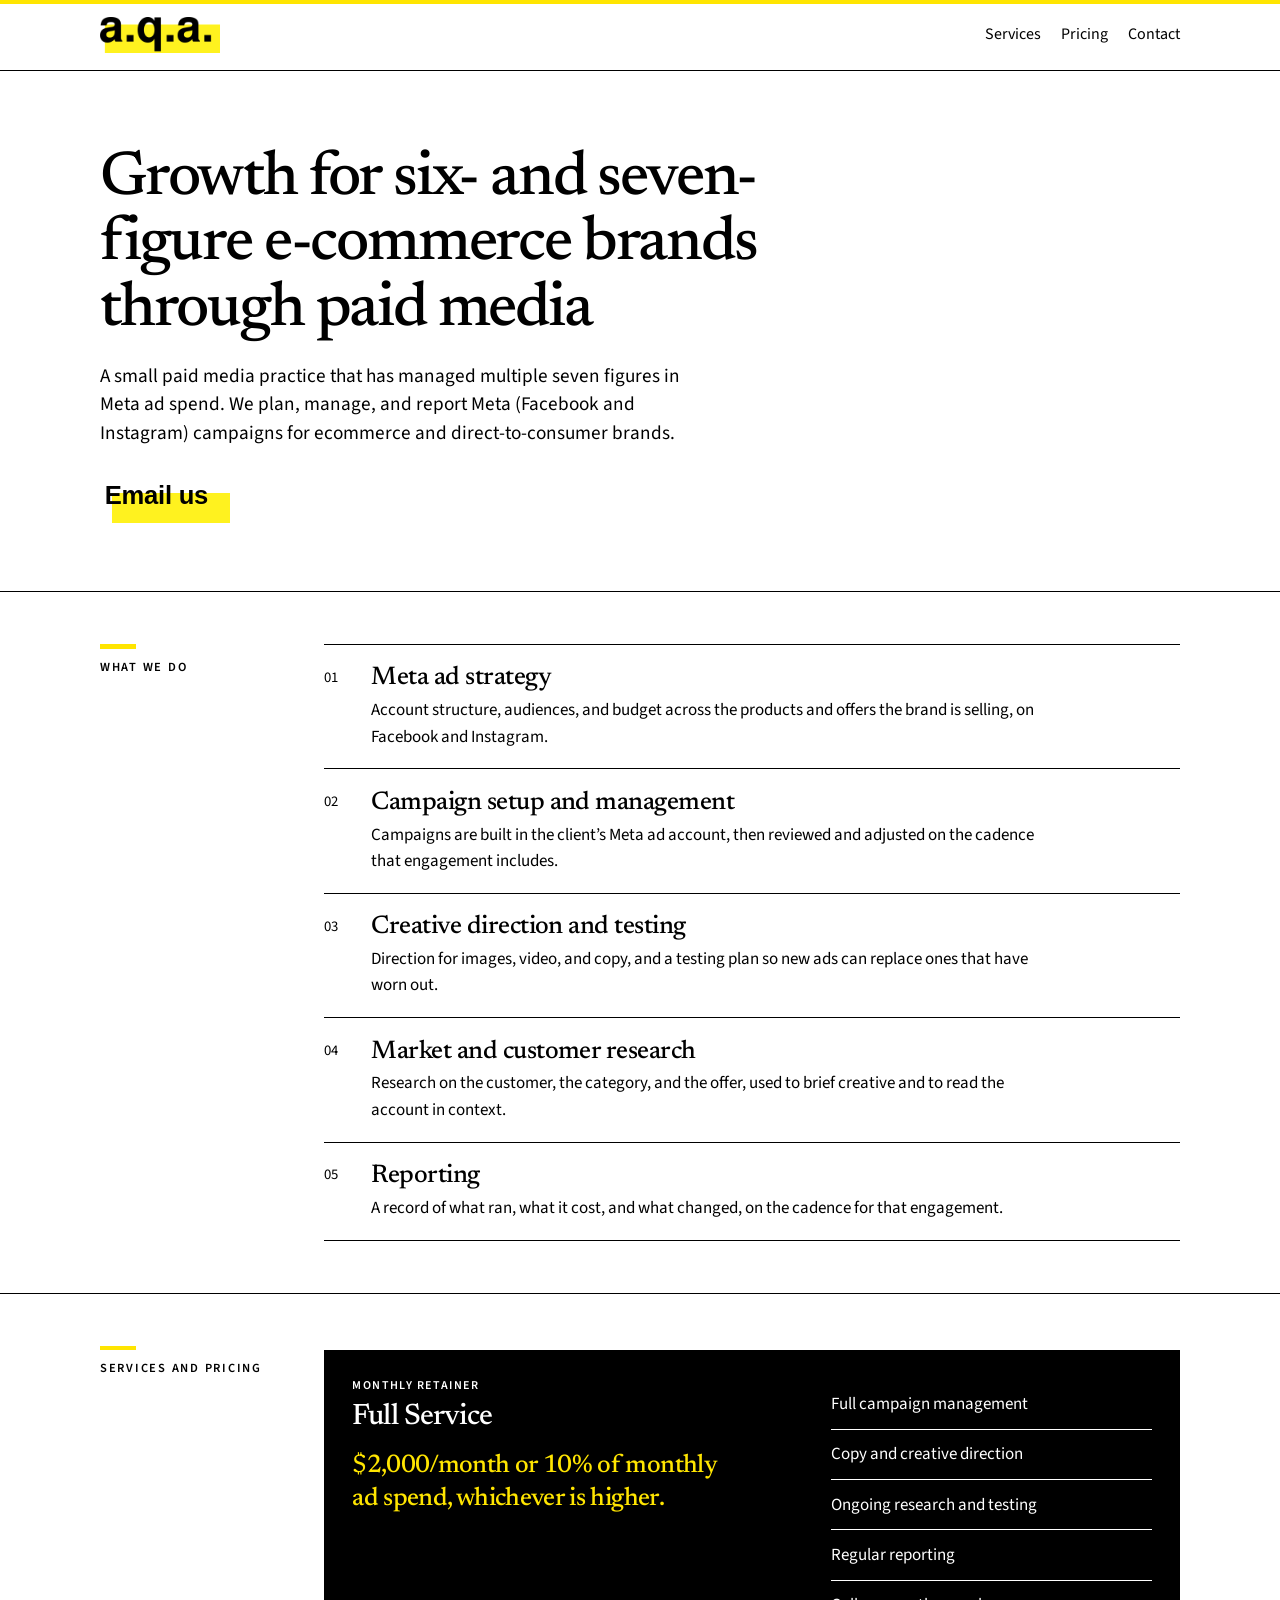
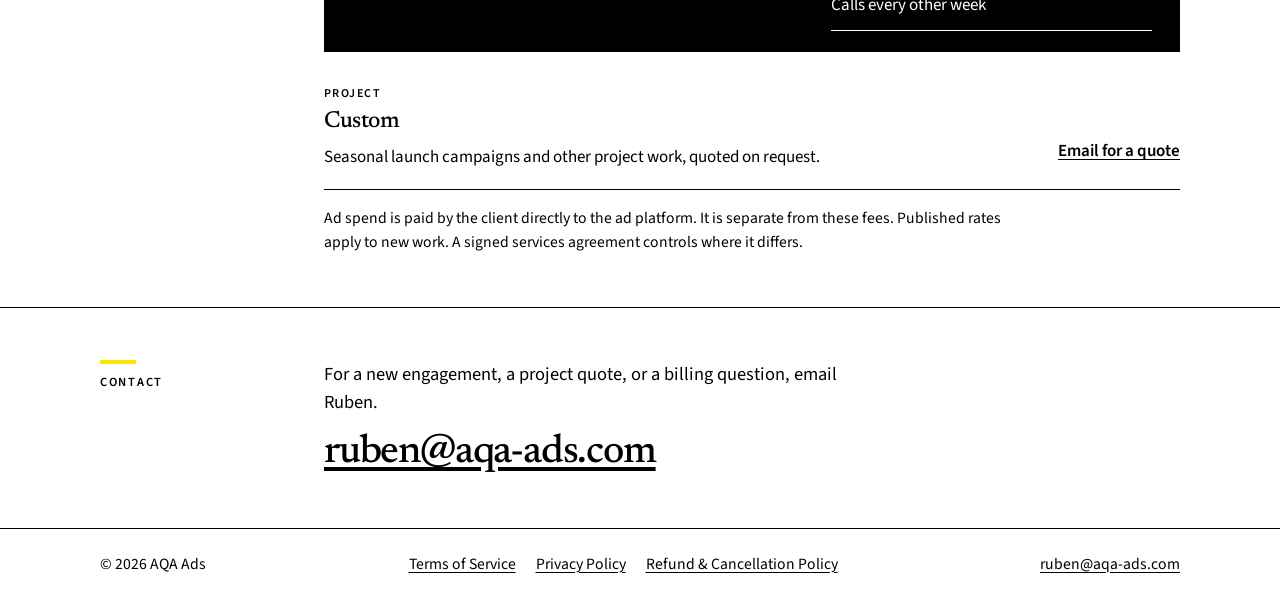
<file: index.html>
<!DOCTYPE html>
<html lang="en">
  <head>
    <meta charset="utf-8">
    <meta name="viewport" content="width=device-width, initial-scale=1">
    <title>AQA Ads — Growth for six- and seven-figure e-commerce brands through paid media</title>
    <meta name="description" content="Growth for six- and seven-figure e-commerce brands through paid media. AQA Ads is a small paid media practice that has managed multiple seven figures in Meta ad spend.">
    <link rel="canonical" href="https://aqa-ads.com/">
    <meta name="theme-color" content="#ffffff">
    <meta property="og:title" content="AQA Ads — Growth for six- and seven-figure e-commerce brands through paid media">
    <meta property="og:description" content="A small paid media practice that has managed multiple seven figures in Meta ad spend.">
    <meta property="og:url" content="https://aqa-ads.com/">
    <meta property="og:type" content="website">
    <link rel="icon" href="./favicon.svg" type="image/svg+xml">
    <link rel="stylesheet" href="./css/styles.css">
    <script type="application/ld+json">
      {
        "@context": "https://schema.org",
        "@type": "ProfessionalService",
        "name": "AQA Ads",
        "url": "https://aqa-ads.com/",
        "email": "ruben@aqa-ads.com",
        "description": "Growth for six- and seven-figure e-commerce brands through paid media.",
        "founder": {
          "@type": "Person",
          "name": "Ruben Colon"
        }
      }
    </script>
  </head>
  <body>
    <a class="skip" href="#main">Skip to content</a>
    <header class="site-header">
      <div class="wrap bar">
        <a class="wordmark" href="./"><img class="logo" src="./logo.png" alt="AQA Ads" width="120"></a>
        <nav class="nav" aria-label="Primary">
          <a href="./#services">Services</a>
          <a href="./#pricing">Pricing</a>
          <a href="./#contact">Contact</a>
        </nav>
      </div>
    </header>
    <main id="main">
      <section class="hero">
        <div class="wrap">
          <h1>Growth for six- and seven-figure e-commerce brands through paid media</h1>
          <p class="lede">A small paid media practice that has managed multiple seven figures in Meta ad spend. We plan, manage, and report Meta (Facebook and Instagram) campaigns for ecommerce and direct-to-consumer brands.</p>
          <a class="button" href="mailto:ruben@aqa-ads.com">Email us</a>
        </div>
      </section>

      <section class="band" id="services">
        <div class="wrap band-grid">
          <h2>What we do</h2>
          <div>
            <div class="work">
              <article>
                <span class="num">01</span>
                <div>
                  <h3>Meta ad strategy</h3>
                  <p>Account structure, audiences, and budget across the products and offers the brand is selling, on Facebook and Instagram.</p>
                </div>
              </article>
              <article>
                <span class="num">02</span>
                <div>
                  <h3>Campaign setup and management</h3>
                  <p>Campaigns are built in the client’s Meta ad account, then reviewed and adjusted on the cadence that engagement includes.</p>
                </div>
              </article>
              <article>
                <span class="num">03</span>
                <div>
                  <h3>Creative direction and testing</h3>
                  <p>Direction for images, video, and copy, and a testing plan so new ads can replace ones that have worn out.</p>
                </div>
              </article>
              <article>
                <span class="num">04</span>
                <div>
                  <h3>Market and customer research</h3>
                  <p>Research on the customer, the category, and the offer, used to brief creative and to read the account in context.</p>
                </div>
              </article>
              <article>
                <span class="num">05</span>
                <div>
                  <h3>Reporting</h3>
                  <p>A record of what ran, what it cost, and what changed, on the cadence for that engagement.</p>
                </div>
              </article>
            </div>
          </div>
        </div>
      </section>

      <section class="band" id="pricing">
        <div class="wrap band-grid">
          <h2>Services and pricing</h2>
          <div>
          <div class="rates">
            <article class="rate rate-full">
              <div class="rate-offer">
                <p class="eyebrow">Monthly retainer</p>
                <h3>Full Service</h3>
                <p class="price-line">$2,000/month or 10% of monthly ad spend, whichever is higher.</p>
              </div>
              <ul>
                <li>Full campaign management</li>
                <li>Copy and creative direction</li>
                <li>Ongoing research and testing</li>
                <li>Regular reporting</li>
                <li>Calls every other week</li>
              </ul>
            </article>
          </div>
          <div class="custom">
            <div>
              <p class="eyebrow">Project</p>
              <h3>Custom</h3>
              <p>Seasonal launch campaigns and other project work, quoted on request.</p>
            </div>
            <a href="mailto:ruben@aqa-ads.com">Email for a quote</a>
          </div>
          <p class="fine">Ad spend is paid by the client directly to the ad platform. It is separate from these fees. Published rates apply to new work. A signed services agreement controls where it differs.</p>
          </div>
        </div>
      </section>

      <section class="band" id="contact">
        <div class="wrap band-grid">
          <h2>Contact</h2>
          <div>
          <p class="contact-lead">For a new engagement, a project quote, or a billing question, email Ruben.</p>
          <a class="contact-email" href="mailto:ruben@aqa-ads.com">ruben@aqa-ads.com</a>
          </div>
        </div>
      </section>
    </main>
    <footer class="site-footer">
      <div class="wrap footer-inner">
        <p>&copy; 2026 AQA Ads</p>
        <nav aria-label="Policies">
          <a href="./terms/">Terms of Service</a>
          <a href="./privacy/">Privacy Policy</a>
          <a href="./refunds/">Refund &amp; Cancellation Policy</a>
        </nav>
        <a href="mailto:ruben@aqa-ads.com">ruben@aqa-ads.com</a>
      </div>
    </footer>
  </body>
</html>
</file>
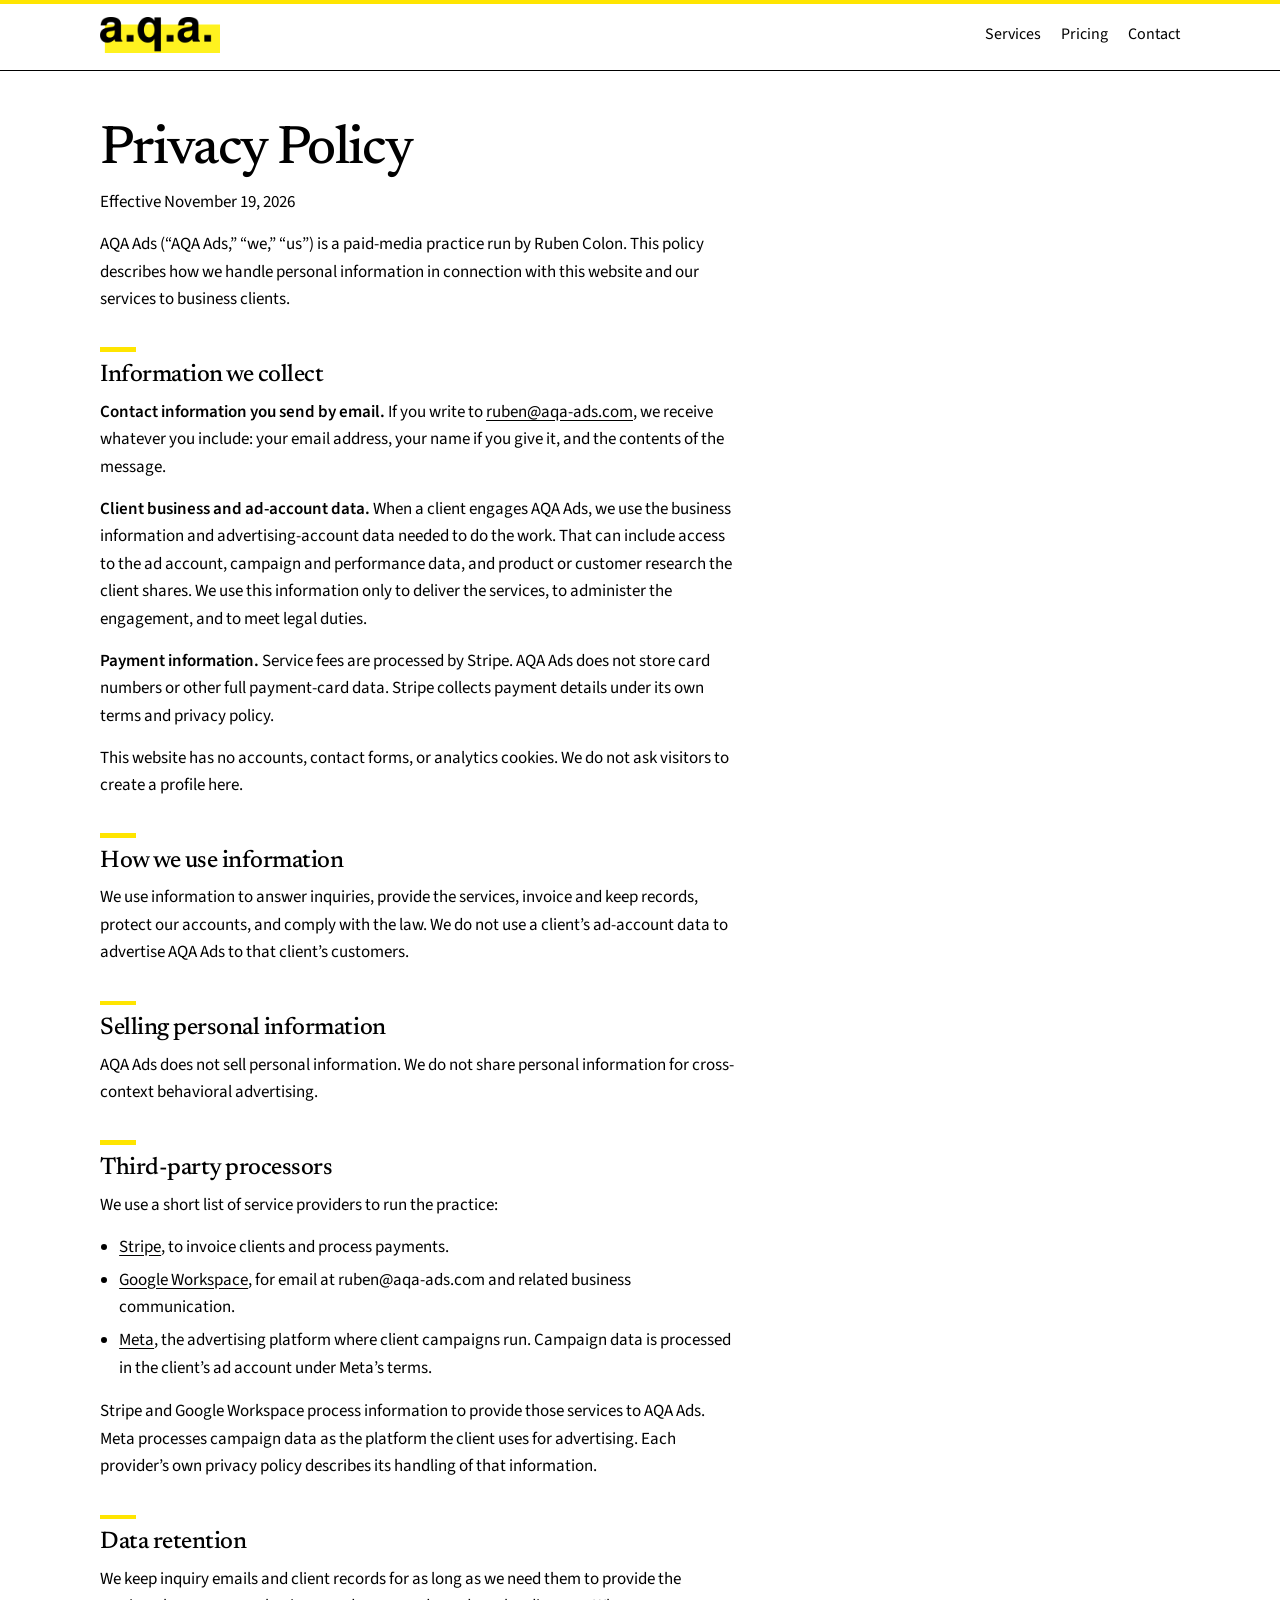
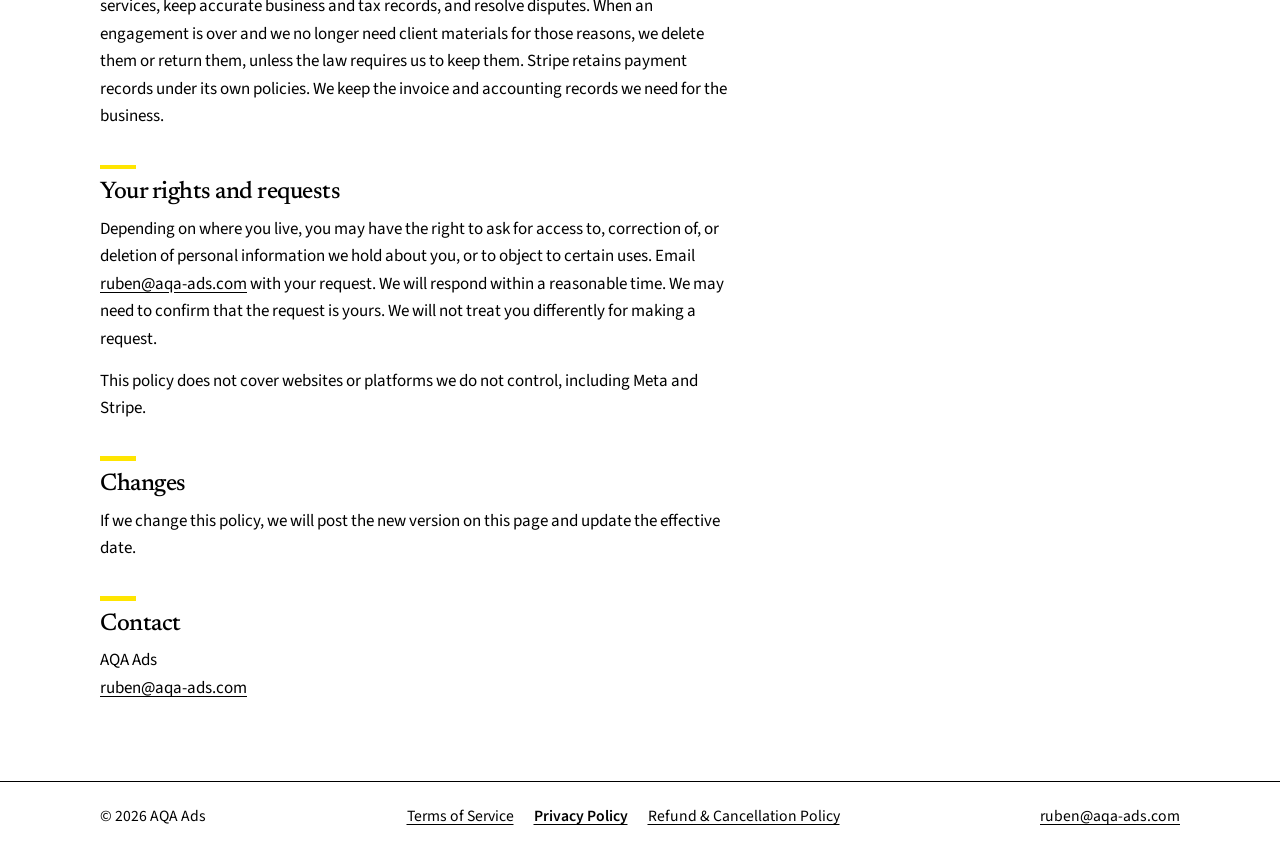
<file: privacy/index.html>
<!DOCTYPE html>
<html lang="en">
  <head>
    <meta charset="utf-8">
    <meta name="viewport" content="width=device-width, initial-scale=1">
    <title>Privacy Policy — AQA Ads</title>
    <meta name="description" content="Privacy Policy for AQA Ads. What we collect, how we use it, the processors we rely on, how long we keep it, and how to request access or deletion.">
    <link rel="canonical" href="https://aqa-ads.com/privacy/">
    <meta name="theme-color" content="#ffffff">
    <link rel="icon" href="../favicon.svg" type="image/svg+xml">
    <link rel="stylesheet" href="../css/styles.css">
  </head>
  <body>
    <a class="skip" href="#main">Skip to content</a>
    <header class="site-header">
      <div class="wrap bar">
        <a class="wordmark" href="../"><img class="logo" src="../logo.png" alt="AQA Ads" width="120"></a>
        <nav class="nav" aria-label="Primary">
          <a href="../#services">Services</a>
          <a href="../#pricing">Pricing</a>
          <a href="../#contact">Contact</a>
        </nav>
      </div>
    </header>
    <main id="main" class="legal">
      <article class="wrap">
        <h1>Privacy Policy</h1>
        <p class="legal-meta">Effective November 19, 2026</p>
        <p>AQA Ads (“AQA Ads,” “we,” “us”) is a paid-media practice run by Ruben Colon. This policy describes how we handle personal information in connection with this website and our services to business clients.</p>

        <h2>Information we collect</h2>
        <p><strong>Contact information you send by email.</strong> If you write to <a href="mailto:ruben@aqa-ads.com">ruben@aqa-ads.com</a>, we receive whatever you include: your email address, your name if you give it, and the contents of the message.</p>
        <p><strong>Client business and ad-account data.</strong> When a client engages AQA Ads, we use the business information and advertising-account data needed to do the work. That can include access to the ad account, campaign and performance data, and product or customer research the client shares. We use this information only to deliver the services, to administer the engagement, and to meet legal duties.</p>
        <p><strong>Payment information.</strong> Service fees are processed by Stripe. AQA Ads does not store card numbers or other full payment-card data. Stripe collects payment details under its own terms and privacy policy.</p>
        <p>This website has no accounts, contact forms, or analytics cookies. We do not ask visitors to create a profile here.</p>

        <h2>How we use information</h2>
        <p>We use information to answer inquiries, provide the services, invoice and keep records, protect our accounts, and comply with the law. We do not use a client’s ad-account data to advertise AQA Ads to that client’s customers.</p>

        <h2>Selling personal information</h2>
        <p>AQA Ads does not sell personal information. We do not share personal information for cross-context behavioral advertising.</p>

        <h2>Third-party processors</h2>
        <p>We use a short list of service providers to run the practice:</p>
        <ul>
          <li><a href="https://stripe.com/privacy">Stripe</a>, to invoice clients and process payments.</li>
          <li><a href="https://policies.google.com/privacy">Google Workspace</a>, for email at ruben@aqa-ads.com and related business communication.</li>
          <li><a href="https://www.facebook.com/privacy/policy/">Meta</a>, the advertising platform where client campaigns run. Campaign data is processed in the client’s ad account under Meta’s terms.</li>
        </ul>
        <p>Stripe and Google Workspace process information to provide those services to AQA Ads. Meta processes campaign data as the platform the client uses for advertising. Each provider’s own privacy policy describes its handling of that information.</p>

        <h2>Data retention</h2>
        <p>We keep inquiry emails and client records for as long as we need them to provide the services, keep accurate business and tax records, and resolve disputes. When an engagement is over and we no longer need client materials for those reasons, we delete them or return them, unless the law requires us to keep them. Stripe retains payment records under its own policies. We keep the invoice and accounting records we need for the business.</p>

        <h2>Your rights and requests</h2>
        <p>Depending on where you live, you may have the right to ask for access to, correction of, or deletion of personal information we hold about you, or to object to certain uses. Email <a href="mailto:ruben@aqa-ads.com">ruben@aqa-ads.com</a> with your request. We will respond within a reasonable time. We may need to confirm that the request is yours. We will not treat you differently for making a request.</p>
        <p>This policy does not cover websites or platforms we do not control, including Meta and Stripe.</p>

        <h2>Changes</h2>
        <p>If we change this policy, we will post the new version on this page and update the effective date.</p>

        <h2>Contact</h2>
        <p>AQA Ads<br><a href="mailto:ruben@aqa-ads.com">ruben@aqa-ads.com</a></p>
      </article>
    </main>
    <footer class="site-footer">
      <div class="wrap footer-inner">
        <p>&copy; 2026 AQA Ads</p>
        <nav aria-label="Policies">
          <a href="../terms/">Terms of Service</a>
          <a href="../privacy/" aria-current="page">Privacy Policy</a>
          <a href="../refunds/">Refund &amp; Cancellation Policy</a>
        </nav>
        <a href="mailto:ruben@aqa-ads.com">ruben@aqa-ads.com</a>
      </div>
    </footer>
  </body>
</html>
</file>
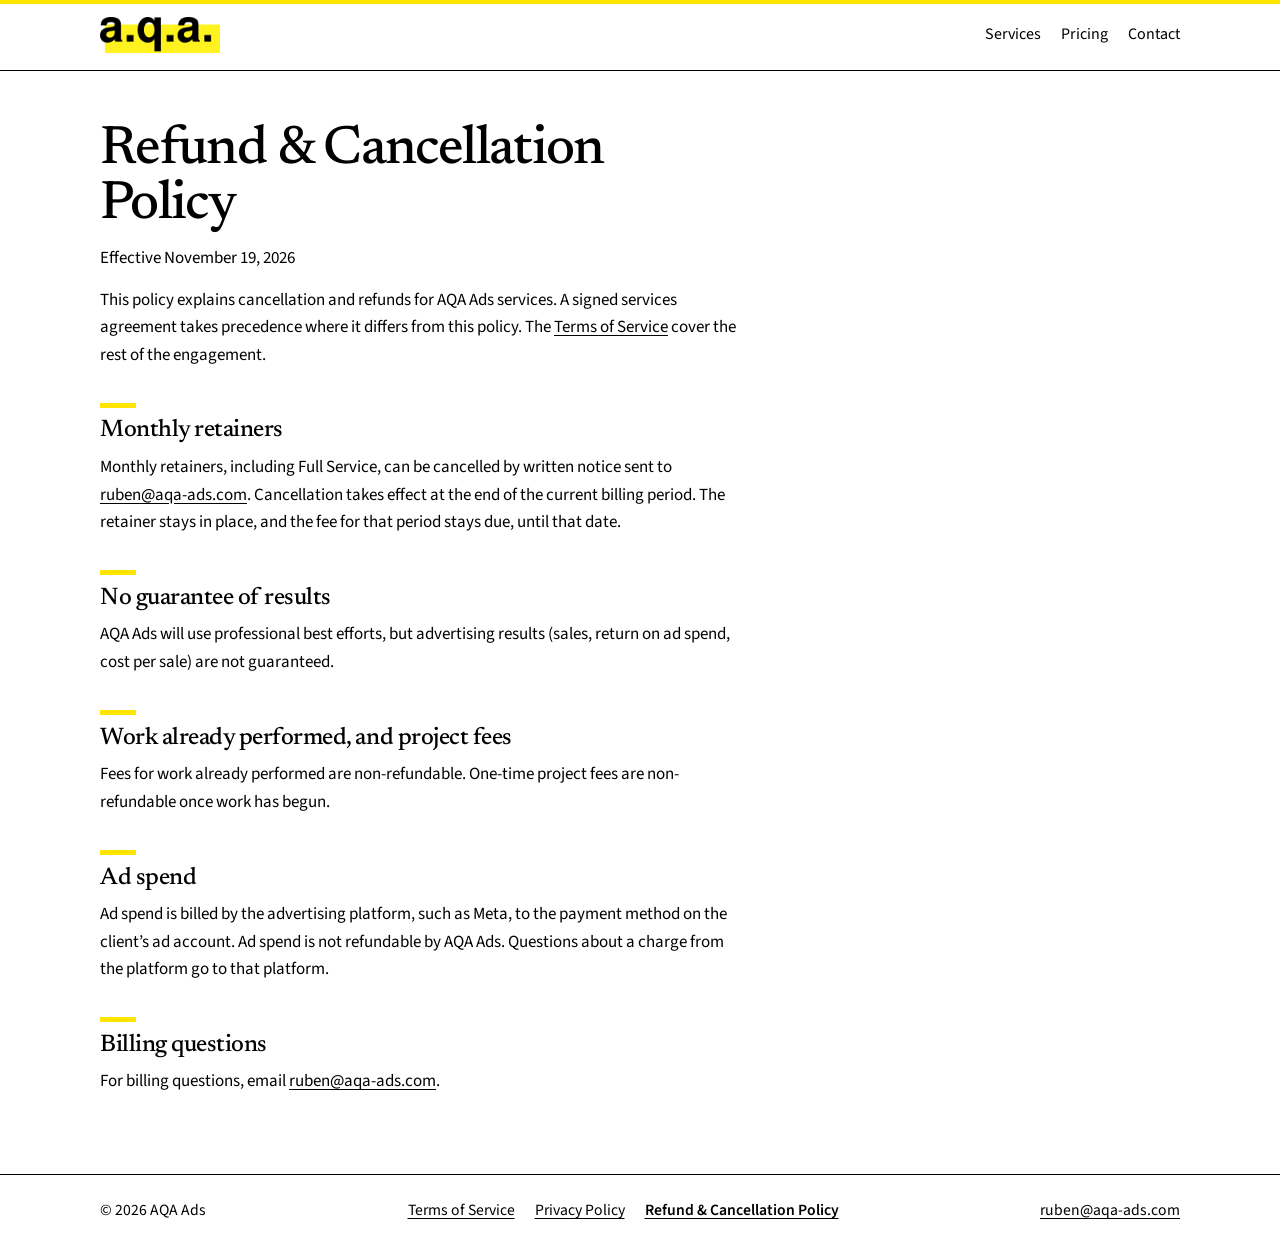
<file: refunds/index.html>
<!DOCTYPE html>
<html lang="en">
  <head>
    <meta charset="utf-8">
    <meta name="viewport" content="width=device-width, initial-scale=1">
    <title>Refund &amp; Cancellation Policy — AQA Ads</title>
    <meta name="description" content="Refund and cancellation policy for AQA Ads retainers and project work. How to cancel, what is non-refundable, and how ad spend is billed.">
    <link rel="canonical" href="https://aqa-ads.com/refunds/">
    <meta name="theme-color" content="#ffffff">
    <link rel="icon" href="../favicon.svg" type="image/svg+xml">
    <link rel="stylesheet" href="../css/styles.css">
  </head>
  <body>
    <a class="skip" href="#main">Skip to content</a>
    <header class="site-header">
      <div class="wrap bar">
        <a class="wordmark" href="../"><img class="logo" src="../logo.png" alt="AQA Ads" width="120"></a>
        <nav class="nav" aria-label="Primary">
          <a href="../#services">Services</a>
          <a href="../#pricing">Pricing</a>
          <a href="../#contact">Contact</a>
        </nav>
      </div>
    </header>
    <main id="main" class="legal">
      <article class="wrap">
        <h1>Refund &amp; Cancellation Policy</h1>
        <p class="legal-meta">Effective November 19, 2026</p>
        <p>This policy explains cancellation and refunds for AQA Ads services. A signed services agreement takes precedence where it differs from this policy. The <a href="../terms/">Terms of Service</a> cover the rest of the engagement.</p>

        <h2>Monthly retainers</h2>
        <p>Monthly retainers, including Full Service, can be cancelled by written notice sent to <a href="mailto:ruben@aqa-ads.com">ruben@aqa-ads.com</a>. Cancellation takes effect at the end of the current billing period. The retainer stays in place, and the fee for that period stays due, until that date.</p>

        <h2>No guarantee of results</h2>
        <p>AQA Ads will use professional best efforts, but advertising results (sales, return on ad spend, cost per sale) are not guaranteed.</p>

        <h2>Work already performed, and project fees</h2>
        <p>Fees for work already performed are non-refundable. One-time project fees are non-refundable once work has begun.</p>

        <h2>Ad spend</h2>
        <p>Ad spend is billed by the advertising platform, such as Meta, to the payment method on the client’s ad account. Ad spend is not refundable by AQA Ads. Questions about a charge from the platform go to that platform.</p>

        <h2>Billing questions</h2>
        <p>For billing questions, email <a href="mailto:ruben@aqa-ads.com">ruben@aqa-ads.com</a>.</p>
      </article>
    </main>
    <footer class="site-footer">
      <div class="wrap footer-inner">
        <p>&copy; 2026 AQA Ads</p>
        <nav aria-label="Policies">
          <a href="../terms/">Terms of Service</a>
          <a href="../privacy/">Privacy Policy</a>
          <a href="../refunds/" aria-current="page">Refund &amp; Cancellation Policy</a>
        </nav>
        <a href="mailto:ruben@aqa-ads.com">ruben@aqa-ads.com</a>
      </div>
    </footer>
  </body>
</html>
</file>
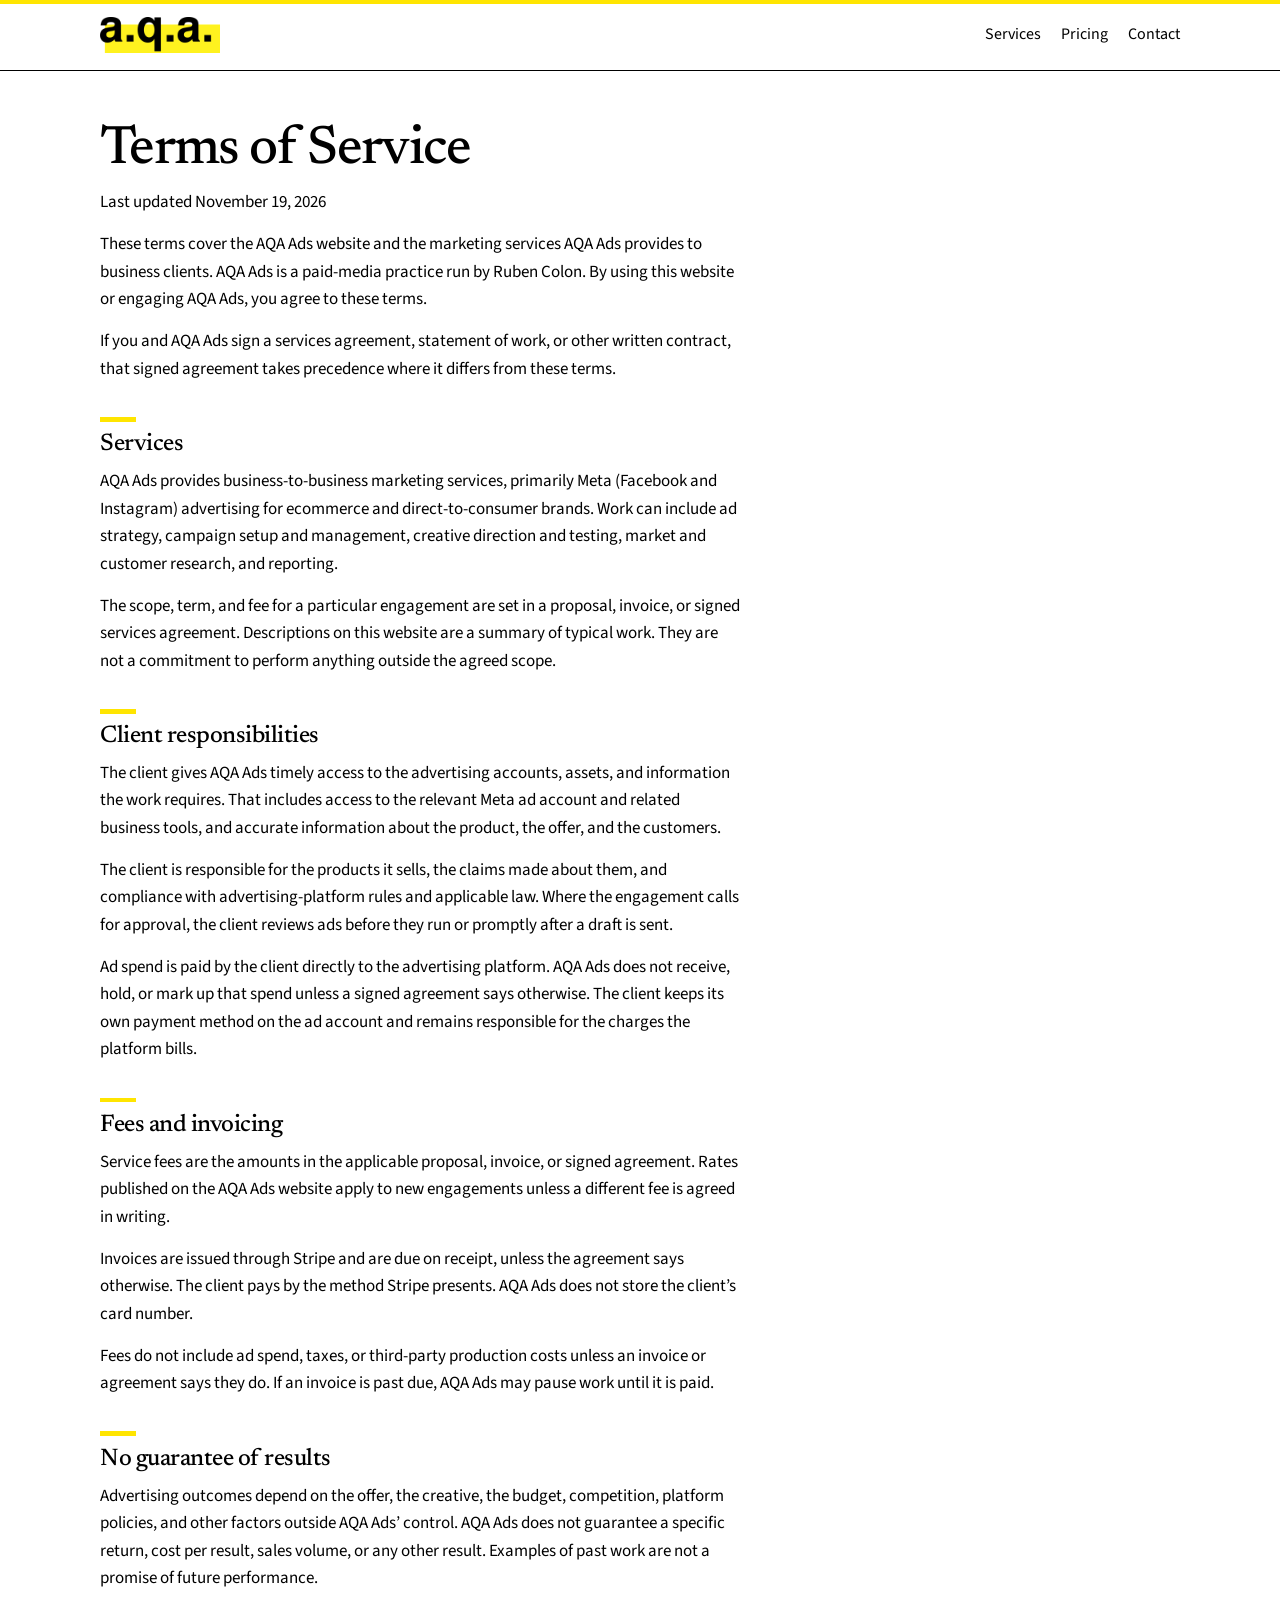
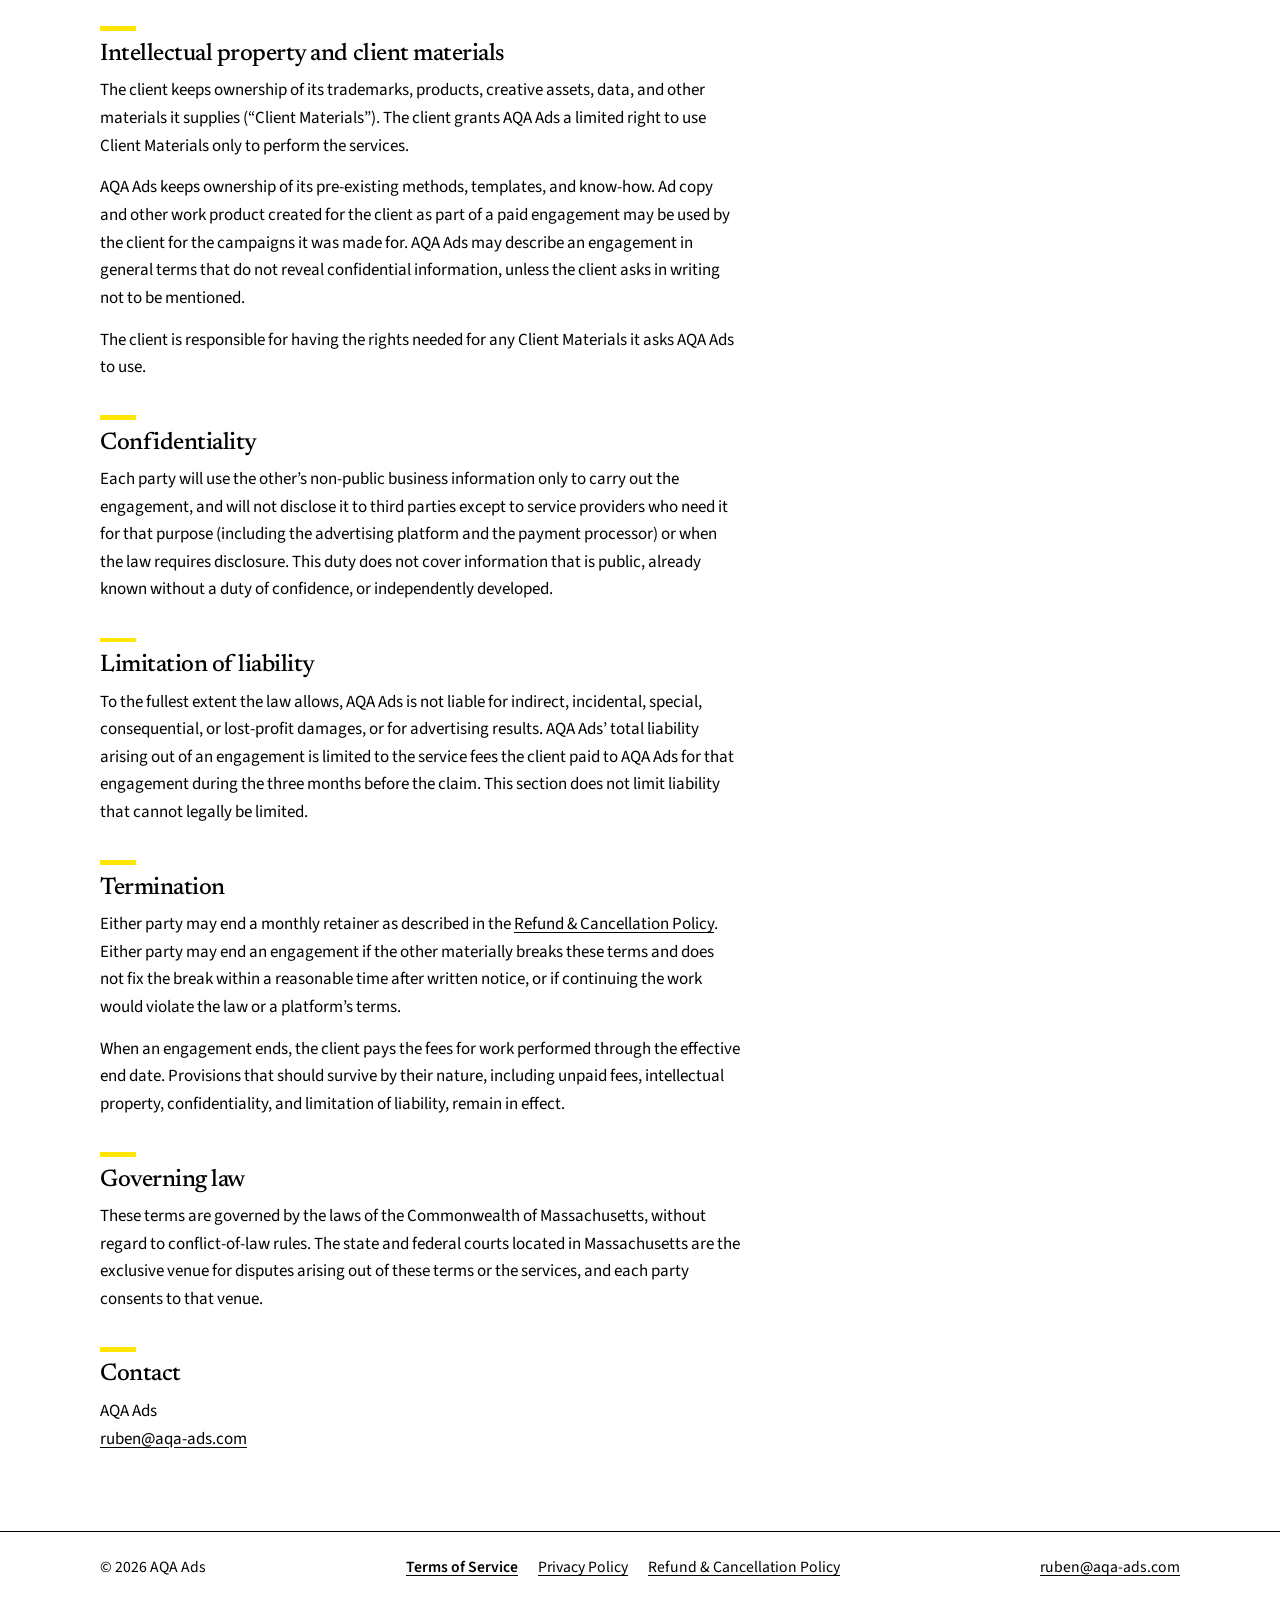
<file: terms/index.html>
<!DOCTYPE html>
<html lang="en">
  <head>
    <meta charset="utf-8">
    <meta name="viewport" content="width=device-width, initial-scale=1">
    <title>Terms of Service — AQA Ads</title>
    <meta name="description" content="Terms of Service for AQA Ads, a paid-media practice. Services, client responsibilities, Stripe invoicing, results, intellectual property, confidentiality, liability, termination, and Massachusetts law.">
    <link rel="canonical" href="https://aqa-ads.com/terms/">
    <meta name="theme-color" content="#ffffff">
    <link rel="icon" href="../favicon.svg" type="image/svg+xml">
    <link rel="stylesheet" href="../css/styles.css">
  </head>
  <body>
    <a class="skip" href="#main">Skip to content</a>
    <header class="site-header">
      <div class="wrap bar">
        <a class="wordmark" href="../"><img class="logo" src="../logo.png" alt="AQA Ads" width="120"></a>
        <nav class="nav" aria-label="Primary">
          <a href="../#services">Services</a>
          <a href="../#pricing">Pricing</a>
          <a href="../#contact">Contact</a>
        </nav>
      </div>
    </header>
    <main id="main" class="legal">
      <article class="wrap">
        <h1>Terms of Service</h1>
        <p class="legal-meta">Last updated November 19, 2026</p>
        <p>These terms cover the AQA Ads website and the marketing services AQA Ads provides to business clients. AQA Ads is a paid-media practice run by Ruben Colon. By using this website or engaging AQA Ads, you agree to these terms.</p>
        <p>If you and AQA Ads sign a services agreement, statement of work, or other written contract, that signed agreement takes precedence where it differs from these terms.</p>

        <h2>Services</h2>
        <p>AQA Ads provides business-to-business marketing services, primarily Meta (Facebook and Instagram) advertising for ecommerce and direct-to-consumer brands. Work can include ad strategy, campaign setup and management, creative direction and testing, market and customer research, and reporting.</p>
        <p>The scope, term, and fee for a particular engagement are set in a proposal, invoice, or signed services agreement. Descriptions on this website are a summary of typical work. They are not a commitment to perform anything outside the agreed scope.</p>

        <h2>Client responsibilities</h2>
        <p>The client gives AQA Ads timely access to the advertising accounts, assets, and information the work requires. That includes access to the relevant Meta ad account and related business tools, and accurate information about the product, the offer, and the customers.</p>
        <p>The client is responsible for the products it sells, the claims made about them, and compliance with advertising-platform rules and applicable law. Where the engagement calls for approval, the client reviews ads before they run or promptly after a draft is sent.</p>
        <p>Ad spend is paid by the client directly to the advertising platform. AQA Ads does not receive, hold, or mark up that spend unless a signed agreement says otherwise. The client keeps its own payment method on the ad account and remains responsible for the charges the platform bills.</p>

        <h2>Fees and invoicing</h2>
        <p>Service fees are the amounts in the applicable proposal, invoice, or signed agreement. Rates published on the AQA Ads website apply to new engagements unless a different fee is agreed in writing.</p>
        <p>Invoices are issued through Stripe and are due on receipt, unless the agreement says otherwise. The client pays by the method Stripe presents. AQA Ads does not store the client’s card number.</p>
        <p>Fees do not include ad spend, taxes, or third-party production costs unless an invoice or agreement says they do. If an invoice is past due, AQA Ads may pause work until it is paid.</p>

        <h2>No guarantee of results</h2>
        <p>Advertising outcomes depend on the offer, the creative, the budget, competition, platform policies, and other factors outside AQA Ads’ control. AQA Ads does not guarantee a specific return, cost per result, sales volume, or any other result. Examples of past work are not a promise of future performance.</p>

        <h2>Intellectual property and client materials</h2>
        <p>The client keeps ownership of its trademarks, products, creative assets, data, and other materials it supplies (“Client Materials”). The client grants AQA Ads a limited right to use Client Materials only to perform the services.</p>
        <p>AQA Ads keeps ownership of its pre-existing methods, templates, and know-how. Ad copy and other work product created for the client as part of a paid engagement may be used by the client for the campaigns it was made for. AQA Ads may describe an engagement in general terms that do not reveal confidential information, unless the client asks in writing not to be mentioned.</p>
        <p>The client is responsible for having the rights needed for any Client Materials it asks AQA Ads to use.</p>

        <h2>Confidentiality</h2>
        <p>Each party will use the other’s non-public business information only to carry out the engagement, and will not disclose it to third parties except to service providers who need it for that purpose (including the advertising platform and the payment processor) or when the law requires disclosure. This duty does not cover information that is public, already known without a duty of confidence, or independently developed.</p>

        <h2>Limitation of liability</h2>
        <p>To the fullest extent the law allows, AQA Ads is not liable for indirect, incidental, special, consequential, or lost-profit damages, or for advertising results. AQA Ads’ total liability arising out of an engagement is limited to the service fees the client paid to AQA Ads for that engagement during the three months before the claim. This section does not limit liability that cannot legally be limited.</p>

        <h2>Termination</h2>
        <p>Either party may end a monthly retainer as described in the <a href="../refunds/">Refund &amp; Cancellation Policy</a>. Either party may end an engagement if the other materially breaks these terms and does not fix the break within a reasonable time after written notice, or if continuing the work would violate the law or a platform’s terms.</p>
        <p>When an engagement ends, the client pays the fees for work performed through the effective end date. Provisions that should survive by their nature, including unpaid fees, intellectual property, confidentiality, and limitation of liability, remain in effect.</p>

        <h2>Governing law</h2>
        <p>These terms are governed by the laws of the Commonwealth of Massachusetts, without regard to conflict-of-law rules. The state and federal courts located in Massachusetts are the exclusive venue for disputes arising out of these terms or the services, and each party consents to that venue.</p>

        <h2>Contact</h2>
        <p>AQA Ads<br><a href="mailto:ruben@aqa-ads.com">ruben@aqa-ads.com</a></p>
      </article>
    </main>
    <footer class="site-footer">
      <div class="wrap footer-inner">
        <p>&copy; 2026 AQA Ads</p>
        <nav aria-label="Policies">
          <a href="../terms/" aria-current="page">Terms of Service</a>
          <a href="../privacy/">Privacy Policy</a>
          <a href="../refunds/">Refund &amp; Cancellation Policy</a>
        </nav>
        <a href="mailto:ruben@aqa-ads.com">ruben@aqa-ads.com</a>
      </div>
    </footer>
  </body>
</html>
</file>
<file: css/styles.css>
@font-face {
  font-family: "Newsreader";
  font-style: normal;
  font-weight: 400;
  font-display: swap;
  src: url("../fonts/newsreader-400.woff2") format("woff2");
}

@font-face {
  font-family: "Newsreader";
  font-style: normal;
  font-weight: 500;
  font-display: swap;
  src: url("../fonts/newsreader-500.woff2") format("woff2");
}

@font-face {
  font-family: "Newsreader";
  font-style: normal;
  font-weight: 600;
  font-display: swap;
  src: url("../fonts/newsreader-600.woff2") format("woff2");
}

@font-face {
  font-family: "Source Sans 3";
  font-style: normal;
  font-weight: 400;
  font-display: swap;
  src: url("../fonts/source-sans-3-400.woff2") format("woff2");
}

@font-face {
  font-family: "Source Sans 3";
  font-style: normal;
  font-weight: 500;
  font-display: swap;
  src: url("../fonts/source-sans-3-500.woff2") format("woff2");
}

@font-face {
  font-family: "Source Sans 3";
  font-style: normal;
  font-weight: 600;
  font-display: swap;
  src: url("../fonts/source-sans-3-600.woff2") format("woff2");
}

:root {
  --paper: #ffffff;
  --raised: #ffffff;
  --ink: #000000;
  --ink-soft: #000000;
  --muted: #000000;
  --line: #000000;
  --yellow: #ffe500;
  --bronze: #000000;
  --inverse: #000000;
  --inverse-text: #ffffff;
  --inverse-muted: #ffffff;
  --inverse-line: #ffffff;
  --serif: "Newsreader", "Iowan Old Style", Palatino, "Palatino Linotype", Georgia, serif;
  --sans: "Source Sans 3", "Segoe UI", sans-serif;
  --wrap: 1080px;
  --measure: 68ch;
}

*,
*::before,
*::after {
  box-sizing: border-box;
}

html {
  scroll-behavior: smooth;
}

body {
  margin: 0;
  background: var(--paper);
  color: var(--ink);
  font-family: var(--sans);
  font-size: 1.0625rem;
  line-height: 1.55;
  font-weight: 400;
  text-rendering: optimizeLegibility;
  -webkit-font-smoothing: antialiased;
}

@media (prefers-reduced-motion: reduce) {
  html {
    scroll-behavior: auto;
  }
}

::selection {
  background: var(--yellow);
  color: #000000;
}

:focus-visible {
  outline: 2px solid var(--ink);
  outline-offset: 3px;
}

a {
  color: inherit;
}

img {
  max-width: 100%;
}

.skip {
  position: absolute;
  left: 0.75rem;
  top: 0.75rem;
  transform: translateY(-150%);
  background: var(--raised);
  color: var(--ink);
  padding: 0.5rem 0.75rem;
  z-index: 20;
}

.skip:focus {
  transform: none;
}

.wrap {
  width: min(var(--wrap), calc(100% - 2.5rem));
  margin-inline: auto;
}

.site-header {
  position: sticky;
  top: 0;
  z-index: 10;
  background: var(--paper);
  border-bottom: 1px solid var(--line);
  box-shadow: inset 0 4px 0 var(--yellow);
}

.bar {
  display: flex;
  flex-wrap: wrap;
  justify-content: space-between;
  align-items: center;
  gap: 0.75rem 1.5rem;
  min-height: 4.25rem;
  padding-top: 0.85rem;
  padding-bottom: 0.85rem;
}

.wordmark {
  font-family: var(--serif);
  font-size: 1.45rem;
  font-weight: 500;
  letter-spacing: -0.03em;
  text-decoration: none;
  color: var(--ink);
  line-height: 1;
}

.nav {
  display: flex;
  flex-wrap: wrap;
  gap: 0.35rem 1.25rem;
}

.nav a {
  text-decoration: none;
  color: var(--ink-soft);
  font-size: 1rem;
  padding: 0.55rem 0;
}

.nav a:hover {
  color: var(--ink);
}

.hero {
  padding: 4.75rem 0 4.25rem;
}

.hero h1 {
  font-family: var(--serif);
  font-weight: 500;
  font-size: clamp(2.35rem, 5.2vw, 3.9rem);
  line-height: 1.05;
  letter-spacing: -0.035em;
  max-width: 18ch;
  margin: 0 0 1.15rem;
  text-wrap: balance;
}

.subhead,
.proof {
  margin: 0;
  max-width: 36rem;
  font-size: 1.2rem;
  line-height: 1.45;
  font-weight: 600;
  color: #000000;
}

.proof {
  margin-top: 0.2rem;
  margin-bottom: 0.9rem;
}

.lede {
  max-width: 38rem;
  margin: 0 0 1.85rem;
  font-size: 1.2rem;
  line-height: 1.5;
  color: var(--ink-soft);
}

.button {
  position: relative;
  display: inline-block;
  z-index: 0;
  color: #000000;
  text-decoration: none;
  padding: 0.35rem 1.4rem 0.9rem 0.3rem;
  font-family: "Helvetica Neue", Helvetica, Arial, sans-serif;
  font-weight: 800;
  font-size: 1.6rem;
  letter-spacing: -0.01em;
  line-height: 1;
}

.button::before {
  content: "";
  position: absolute;
  z-index: -1;
  left: 0.75rem;
  right: 0;
  top: 0.95rem;
  bottom: 0;
  background: #fff21f;
  transition: transform 0.15s ease;
}

.button:hover::before {
  transform: translate(-0.2rem, -0.2rem);
}

.band {
  padding: 3.25rem 0;
  border-top: 1px solid var(--line);
  scroll-margin-top: 4.5rem;
}

.band-grid {
  display: grid;
  grid-template-columns: 11.5rem 1fr;
  gap: 1.5rem 2.5rem;
}

.band h2 {
  margin: 0;
  font-family: var(--sans);
  font-size: 0.78rem;
  font-weight: 600;
  letter-spacing: 0.14em;
  text-transform: uppercase;
  color: #000000;
}

.band h2::before,
.legal h2::before {
  content: "";
  display: block;
  width: 2.25rem;
  height: 0.3rem;
  background: var(--yellow);
  margin-bottom: 0.55rem;
}

.work article {
  display: grid;
  grid-template-columns: 2.1rem 1fr;
  column-gap: 0.85rem;
  padding: 1.15rem 0;
  border-bottom: 1px solid var(--line);
}

.work article:first-child {
  border-top: 1px solid var(--line);
}

.num {
  font-variant-numeric: tabular-nums;
  color: var(--muted);
  font-size: 0.92rem;
  padding-top: 0.22rem;
}

.work h3 {
  margin: 0 0 0.2rem;
  font-family: var(--serif);
  font-size: 1.6rem;
  font-weight: 500;
  letter-spacing: -0.02em;
  line-height: 1.2;
}

.work p {
  margin: 0;
  color: var(--ink-soft);
  max-width: 42rem;
}

.rates {
  margin-top: 0.25rem;
}

.rate {
  background: var(--raised);
  border: 1px solid var(--line);
  padding: 1.4rem 1.35rem 1.2rem;
  display: flex;
  flex-direction: column;
}

.rate-full {
  background: var(--inverse);
  color: var(--inverse-text);
  border-color: var(--inverse);
  display: grid;
  grid-template-columns: minmax(0, 1.15fr) minmax(15rem, 0.85fr);
  gap: 1.5rem 2.75rem;
  align-items: start;
  padding: 1.65rem 1.7rem 1.25rem;
}

.price-line {
  margin: 1.05rem 0 0;
  max-width: 16em;
  font-family: var(--serif);
  font-size: clamp(1.45rem, 2vw, 1.75rem);
  font-weight: 500;
  letter-spacing: -0.025em;
  line-height: 1.28;
  color: var(--yellow);
  text-wrap: balance;
}

.eyebrow {
  margin: 0 0 0.35rem;
  font-size: 0.75rem;
  font-weight: 600;
  letter-spacing: 0.12em;
  text-transform: uppercase;
  color: var(--muted);
}

.rate-full .eyebrow {
  color: var(--inverse-muted);
}

.rate h3 {
  margin: 0;
  font-family: var(--serif);
  font-size: 1.85rem;
  font-weight: 500;
  letter-spacing: -0.03em;
  line-height: 1.1;
}

.price {
  margin: 1.15rem 0 0;
  font-family: var(--serif);
  font-size: 2.35rem;
  font-weight: 500;
  letter-spacing: -0.03em;
  line-height: 1;
}

.per {
  font-family: var(--sans);
  font-size: 1rem;
  font-weight: 500;
  letter-spacing: 0;
  color: var(--muted);
  margin-left: 0.35rem;
}

.rate-full .per,
.rate-full .price-or,
.rate-full .rate-summary {
  color: var(--inverse-muted);
}

.price-or,
.rate-summary {
  margin: 0.55rem 0 0;
  color: var(--ink-soft);
}

.rate ul {
  list-style: none;
  margin: 1.15rem 0 0;
  padding: 0;
  border-top: 1px solid var(--line);
}

.rate-full ul {
  margin-top: 0.15rem;
  border-top: none;
  border-top-color: var(--inverse-line);
}

.rate li {
  padding: 0.72rem 0;
  border-bottom: 1px solid var(--line);
}

.rate-full li {
  border-bottom-color: var(--inverse-line);
}

.custom {
  display: grid;
  grid-template-columns: minmax(0, 1fr) auto;
  gap: 0.75rem 1.5rem;
  align-items: end;
  margin-top: 0.9rem;
  padding: 1.15rem 0 1.2rem;
  border-bottom: 1px solid var(--line);
}

.custom h3 {
  margin: 0 0 0.25rem;
  font-family: var(--serif);
  font-size: 1.45rem;
  font-weight: 500;
  letter-spacing: -0.02em;
}

.custom p {
  margin: 0;
  color: var(--ink-soft);
  max-width: 36rem;
}

.custom a {
  font-weight: 600;
  text-underline-offset: 0.18em;
  white-space: nowrap;
  padding: 0.35rem 0;
}

.fine {
  margin: 1rem 0 0;
  max-width: 44rem;
  color: var(--muted);
  font-size: 0.98rem;
}

.contact-lead {
  margin: 0 0 0.85rem;
  max-width: 34rem;
  color: var(--ink-soft);
  font-size: 1.15rem;
}

.contact-email {
  font-family: var(--serif);
  font-size: clamp(1.7rem, 4vw, 2.5rem);
  font-weight: 500;
  letter-spacing: -0.03em;
  line-height: 1.15;
  text-underline-offset: 0.12em;
  overflow-wrap: anywhere;
}

.site-footer {
  border-top: 1px solid var(--line);
}

.footer-inner {
  display: flex;
  flex-wrap: wrap;
  justify-content: space-between;
  align-items: baseline;
  gap: 0.85rem 1.75rem;
  padding: 1.4rem 0 2.4rem;
  color: var(--muted);
  font-size: 0.98rem;
}

.footer-inner p {
  margin: 0;
}

.site-footer nav {
  display: flex;
  flex-wrap: wrap;
  gap: 0.45rem 1.25rem;
}

.site-footer a {
  text-underline-offset: 0.16em;
}

.site-footer a[aria-current="page"] {
  color: var(--ink);
  font-weight: 600;
}

.legal {
  padding: 3.25rem 0 4rem;
}

.legal article.wrap {
  width: min(var(--wrap), calc(100% - 2.5rem));
  max-width: var(--wrap);
}

.legal article > * {
  max-width: 40rem;
}

.legal h1 {
  margin: 0 0 0.7rem;
  font-family: var(--serif);
  font-weight: 500;
  font-size: clamp(2.3rem, 5vw, 3.4rem);
  letter-spacing: -0.03em;
  line-height: 1.02;
}

.legal-meta {
  margin: 0 0 1.4rem;
  color: var(--muted);
}

.legal h2 {
  margin: 2.1rem 0 0.55rem;
  font-family: var(--serif);
  font-size: 1.5rem;
  font-weight: 500;
  letter-spacing: -0.02em;
  line-height: 1.2;
  text-transform: none;
  color: var(--ink);
}

.legal p,
.legal li {
  color: var(--ink-soft);
  line-height: 1.62;
}

.legal p {
  margin: 0 0 0.9rem;
}

.legal ul {
  margin: 0 0 1rem;
  padding-left: 1.2rem;
}

.legal li + li {
  margin-top: 0.35rem;
}

.legal a {
  color: var(--ink);
  text-underline-offset: 0.15em;
}

.missing {
  padding: 4.5rem 0 5rem;
  max-width: 36rem;
}

.missing h1 {
  margin: 0 0 0.75rem;
  font-family: var(--serif);
  font-weight: 500;
  font-size: clamp(2.2rem, 5vw, 3.2rem);
  letter-spacing: -0.03em;
}

.missing p {
  margin: 0 0 1.25rem;
  color: var(--ink-soft);
}

@media (max-width: 800px) {
  .band {
    padding: 2.5rem 0;
  }

  .band-grid {
    grid-template-columns: 1fr;
    gap: 1rem;
  }

  .rate-full {
    grid-template-columns: 1fr;
    gap: 0.35rem;
    padding: 1.4rem 1.35rem 1.15rem;
  }

  .rate-full ul {
    margin-top: 1rem;
    border-top: 1px solid var(--inverse-line);
  }

  .price-line {
    max-width: none;
  }

  .hero {
    padding: 2.75rem 0 2.4rem;
  }
}

@media (max-width: 640px) {
  .wrap {
    width: min(var(--wrap), calc(100% - 2rem));
  }

  .bar {
    align-items: flex-start;
    flex-direction: column;
    gap: 0.35rem;
    padding-top: 0.95rem;
    padding-bottom: 0.7rem;
  }

  .nav a {
    padding: 0.45rem 0;
  }

  .custom {
    grid-template-columns: 1fr;
    align-items: start;
  }

  .footer-inner,
  .site-footer nav {
    flex-direction: column;
    align-items: flex-start;
  }

  .work h3 {
    font-size: 1.25rem;
  }

  .price {
    font-size: 2.1rem;
  }
}

@media print {
  .site-header,
  .skip,
  .button {
    position: static;
  }

  .site-header {
    border-bottom: 1px solid #ccc;
  }

  body {
    background: #fff;
    color: #000;
  }

  .rate-full {
    background: #fff;
    color: #000;
    border: 1px solid #000;
  }

  .rate-full .eyebrow,
  .rate-full .price-line,
  .rate-full li {
    color: #000;
    border-color: #000;
  }

  a {
    text-decoration: underline;
  }
}

.wordmark .logo {
  display: block;
  width: 120px;
  height: auto;
}
</file>
